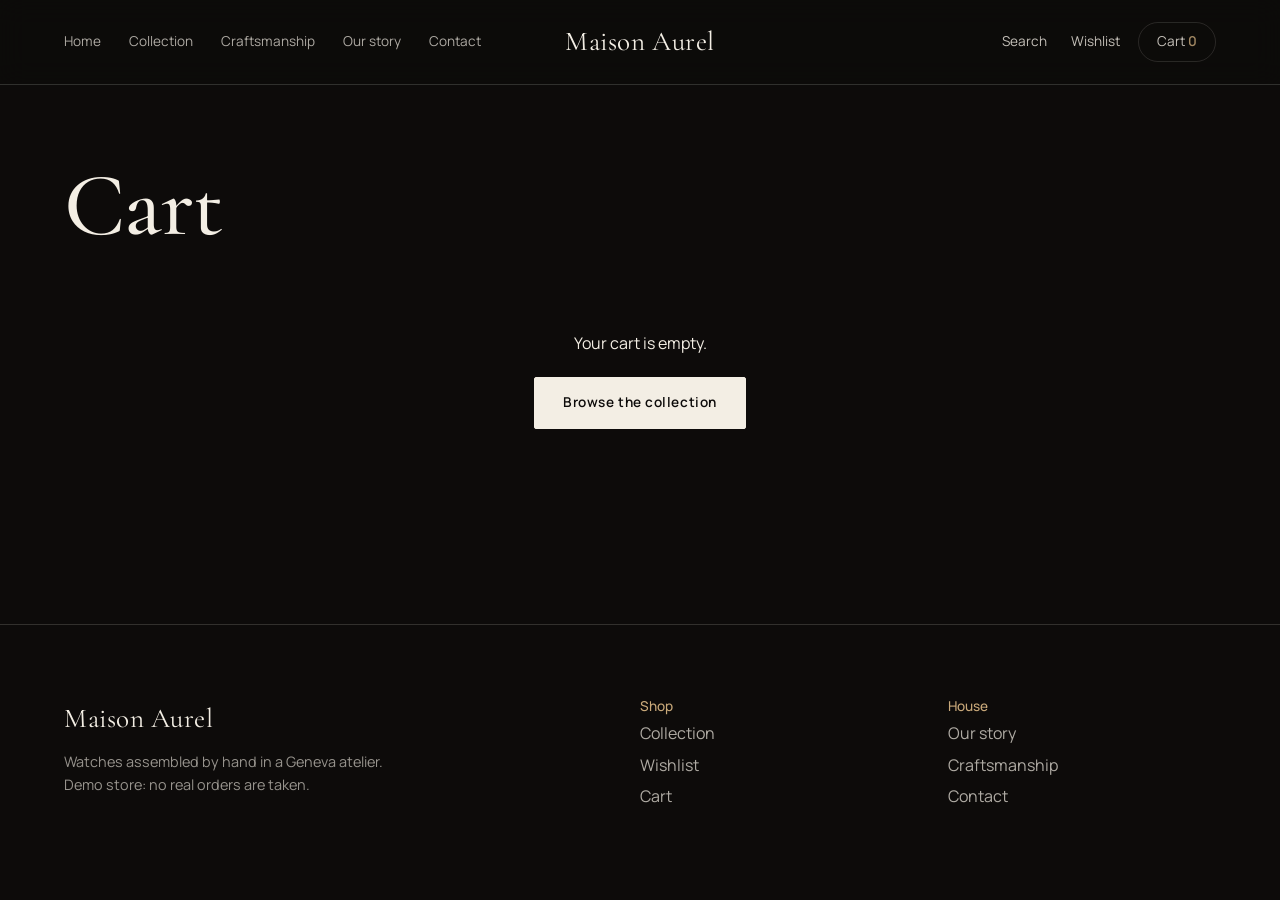
<file: luxury-watches/pages/cart.html>
<!DOCTYPE html>
<html lang="en"><head><meta charset="utf-8"><meta name="viewport" content="width=device-width,initial-scale=1">
<title>Cart and checkout — Maison Aurel</title><meta name="description" content="Maison Aurel: hand-assembled luxury watches from Geneva.">
<link rel="preconnect" href="https://fonts.googleapis.com"><link rel="preconnect" href="https://fonts.gstatic.com" crossorigin>
<link href="https://fonts.googleapis.com/css2?family=Cormorant+Garamond:wght@400;500;600&family=Manrope:wght@400;600&display=swap" rel="stylesheet">
<link rel="stylesheet" href="../css/style.css"><link rel="stylesheet" href="../css/responsive.css"><link rel="stylesheet" href="../css/animations.css"></head>
<body data-page="cart" data-root="../"><main>
<section class="page-top"><h1>Cart</h1>
<p class="empty" id="empty" hidden>Your cart is empty.<a class="btn" href="collection.html">Browse the collection</a></p>
<div class="cart-layout" id="cart-layout" style="margin-top:48px"><ul class="lines" id="cart-items"></ul>
<form class="panel" id="checkout" data-validate novalidate><div class="sum" id="sum"></div><h3>Delivery and payment</h3><div class="fields">
<label class="full">Full name<input required autocomplete="name"><span class="err"></span></label>
<label class="full">Email<input type="email" required autocomplete="email"><span class="err"></span></label>
<label class="full">Address<input required autocomplete="street-address"><span class="err"></span></label>
<label class="full">Card number (demo, do not enter a real card)<input required data-card inputmode="numeric" placeholder="4242 4242 4242 4242"><span class="err"></span></label></div>
<button class="btn" type="submit">Place demo order</button></form></div>
<div class="confirm" id="done" hidden><h2>Thank you. Order <span id="order-no"></span> is placed.</h2><p class="muted">This is a demo store. No payment was taken.</p><a class="btn" href="collection.html">Continue browsing</a></div></section>
</main>
<script src="../js/products.js"></script><script src="../js/cart.js"></script><script src="../js/wishlist.js"></script><script src="../js/interactions.js"></script><script src="../js/main.js"></script>
</body></html>
</file>
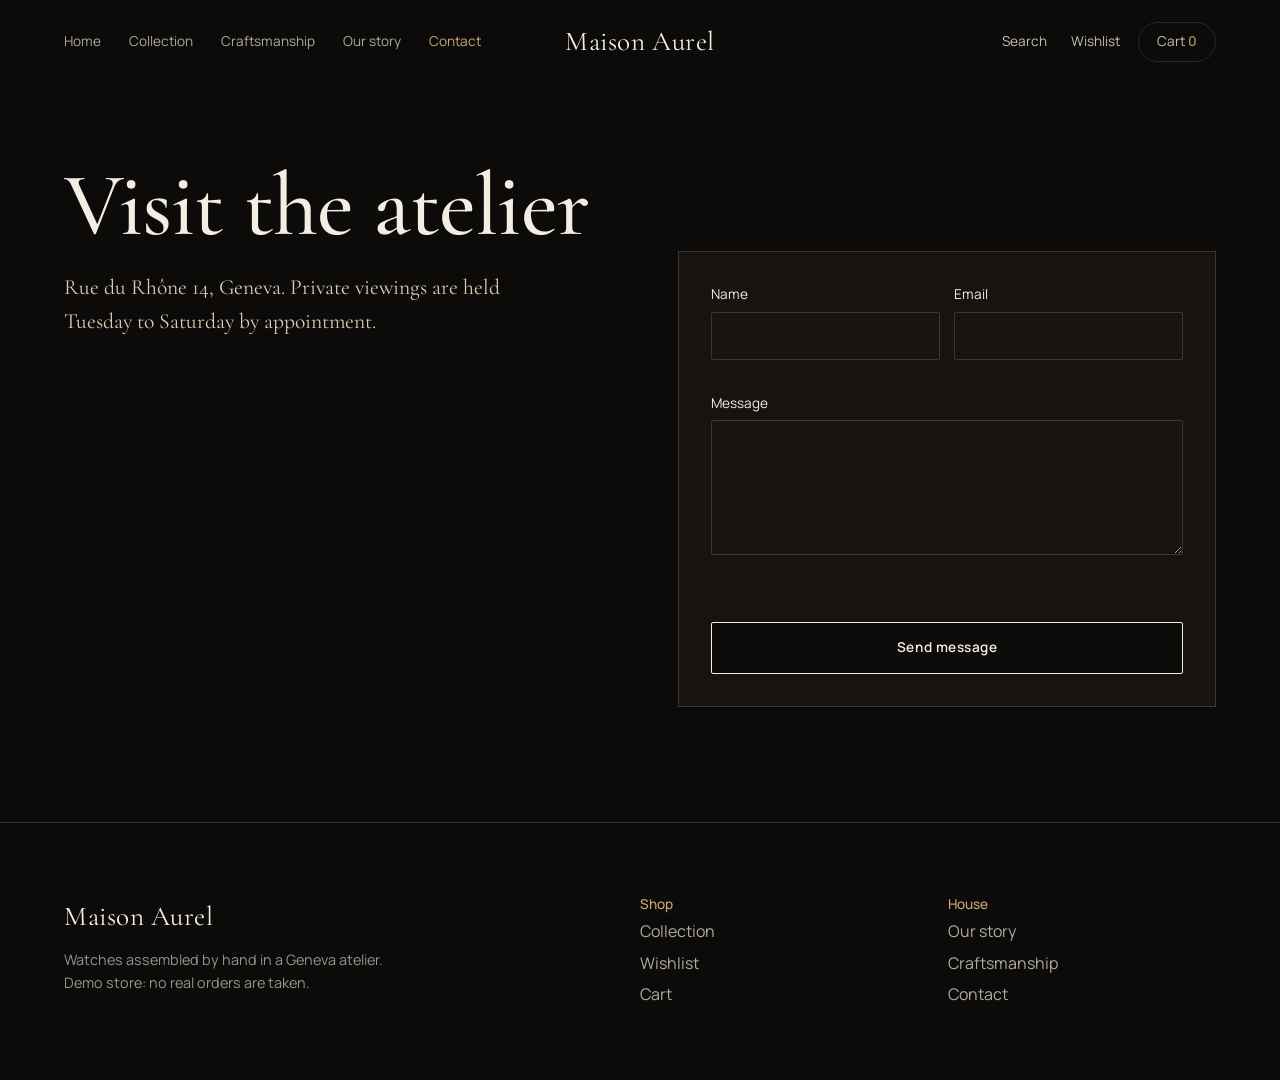
<file: luxury-watches/pages/contact.html>
<!DOCTYPE html>
<html lang="en"><head><meta charset="utf-8"><meta name="viewport" content="width=device-width,initial-scale=1">
<title>Contact — Maison Aurel</title><meta name="description" content="Maison Aurel: hand-assembled luxury watches from Geneva.">
<link rel="preconnect" href="https://fonts.googleapis.com"><link rel="preconnect" href="https://fonts.gstatic.com" crossorigin>
<link href="https://fonts.googleapis.com/css2?family=Cormorant+Garamond:wght@400;500;600&family=Manrope:wght@400;600&display=swap" rel="stylesheet">
<link rel="stylesheet" href="../css/style.css"><link rel="stylesheet" href="../css/responsive.css"><link rel="stylesheet" href="../css/animations.css"></head>
<body data-page="contact" data-root="../"><main>
<section class="page-top"><h1>Visit the atelier</h1><div class="split dark" style="padding-inline:0;background:none;align-items:start"><p class="prose">Rue du Rhône 14, Geneva. Private viewings are held Tuesday to Saturday by appointment.</p>
<form class="panel" data-validate novalidate><div class="fields"><label>Name<input required><span class="err"></span></label><label>Email<input type="email" required><span class="err"></span></label><label class="full">Message<textarea rows="5" required></textarea><span class="err"></span></label></div><button class="btn" type="submit">Send message</button></form>
<div class="panel" id="sent" hidden><h3>Message sent</h3><p class="muted">We reply within one working day.</p></div></div></section>
</main>
<script src="../js/products.js"></script><script src="../js/cart.js"></script><script src="../js/wishlist.js"></script><script src="../js/interactions.js"></script><script src="../js/main.js"></script>
</body></html>
</file>
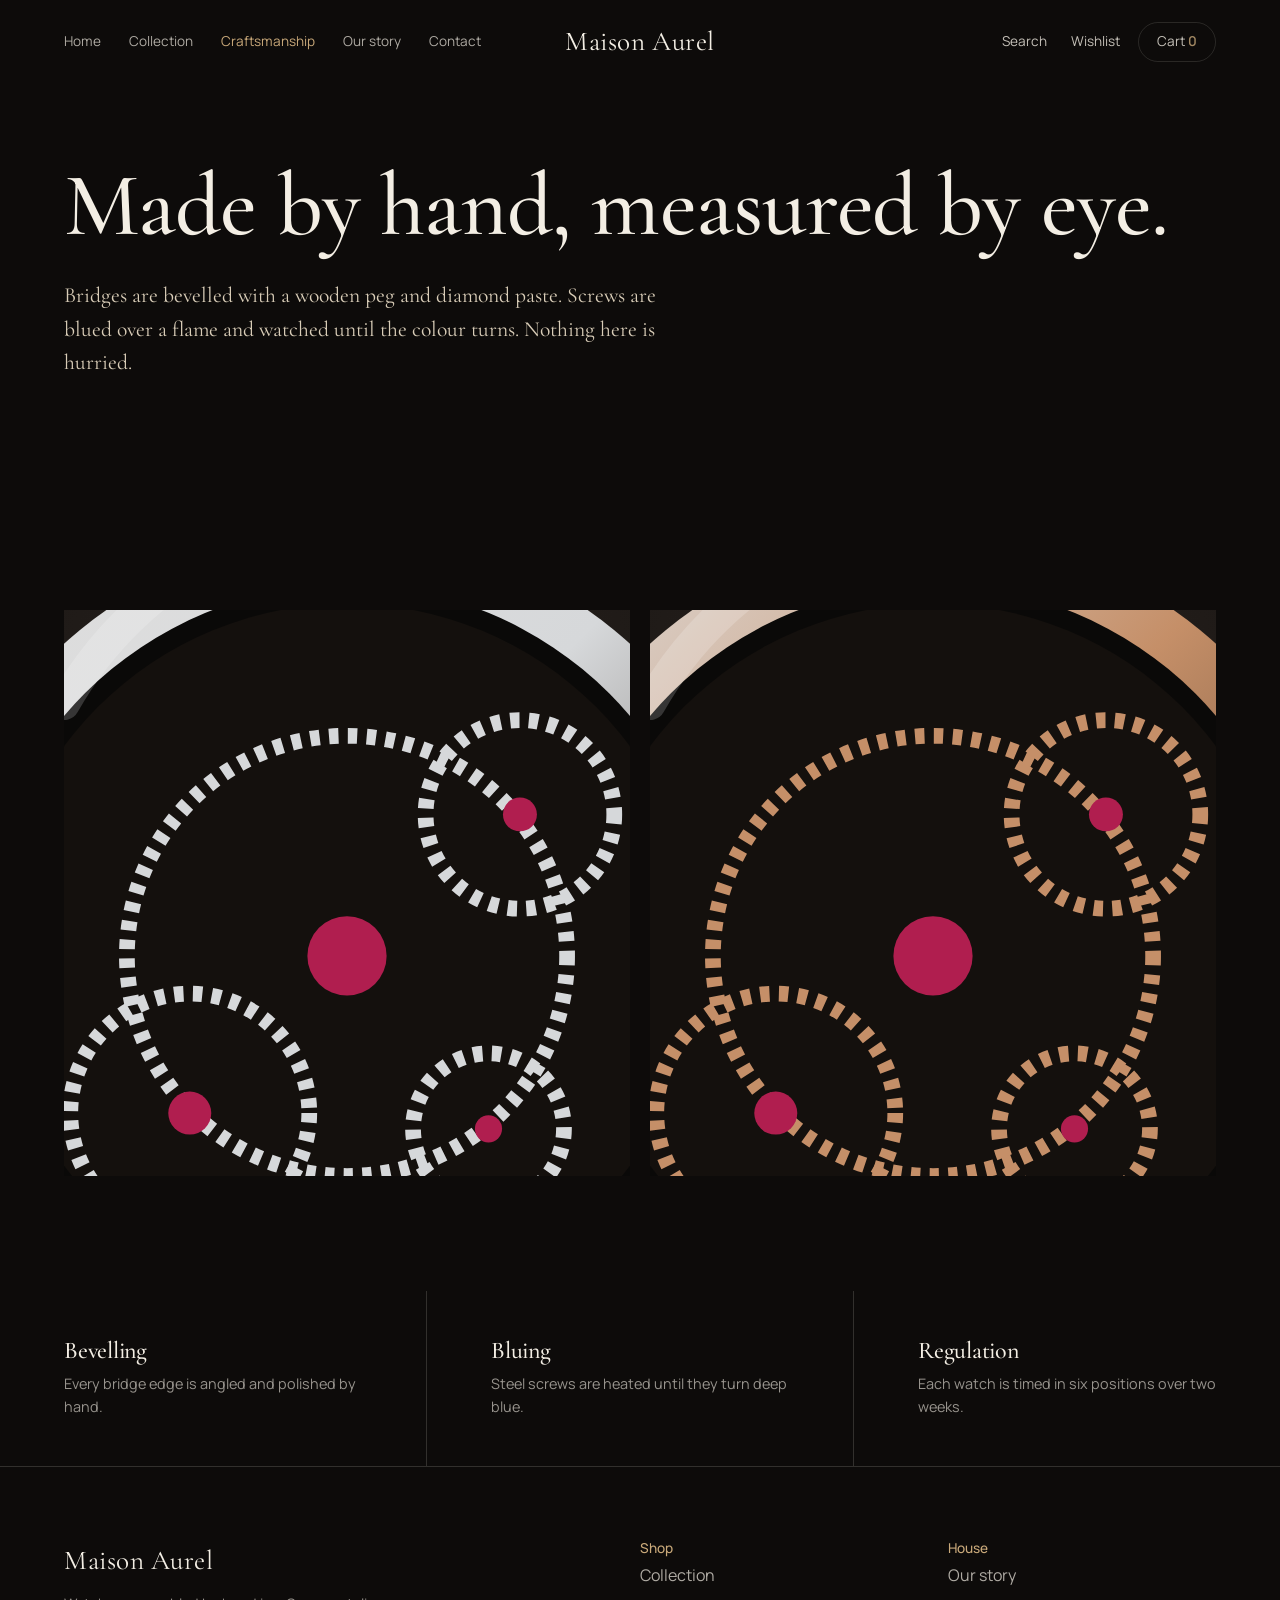
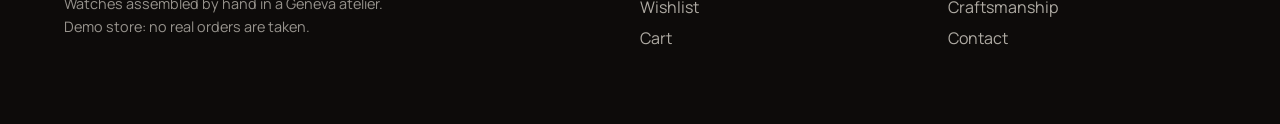
<file: luxury-watches/pages/craftsmanship.html>
<!DOCTYPE html>
<html lang="en"><head><meta charset="utf-8"><meta name="viewport" content="width=device-width,initial-scale=1">
<title>Craftsmanship — Maison Aurel</title><meta name="description" content="Maison Aurel: hand-assembled luxury watches from Geneva.">
<link rel="preconnect" href="https://fonts.googleapis.com"><link rel="preconnect" href="https://fonts.gstatic.com" crossorigin>
<link href="https://fonts.googleapis.com/css2?family=Cormorant+Garamond:wght@400;500;600&family=Manrope:wght@400;600&display=swap" rel="stylesheet">
<link rel="stylesheet" href="../css/style.css"><link rel="stylesheet" href="../css/responsive.css"><link rel="stylesheet" href="../css/animations.css"></head>
<body data-page="craftsmanship" data-root="../"><main>
<section class="page-top"><h1>Made by hand, measured by eye.</h1><p class="prose" style="margin-top:28px">Bridges are bevelled with a wooden peg and diamond paste. Screws are blued over a flame and watched until the colour turns. Nothing here is hurried.</p></section>
<section class="pair"><div class="stack-art" id="macro-a" role="img" aria-label="Macro of a tourbillon movement"></div><div class="stack-art" id="macro-b" role="img" aria-label="Macro of a gear train with ruby jewels"></div></section>
<section class="band"><div><h3>Bevelling</h3><p class="muted">Every bridge edge is angled and polished by hand.</p></div><div><h3>Bluing</h3><p class="muted">Steel screws are heated until they turn deep blue.</p></div><div><h3>Regulation</h3><p class="muted">Each watch is timed in six positions over two weeks.</p></div></section>
</main>
<script src="../js/products.js"></script><script src="../js/cart.js"></script><script src="../js/wishlist.js"></script><script src="../js/interactions.js"></script><script src="../js/main.js"></script>
</body></html>
</file>
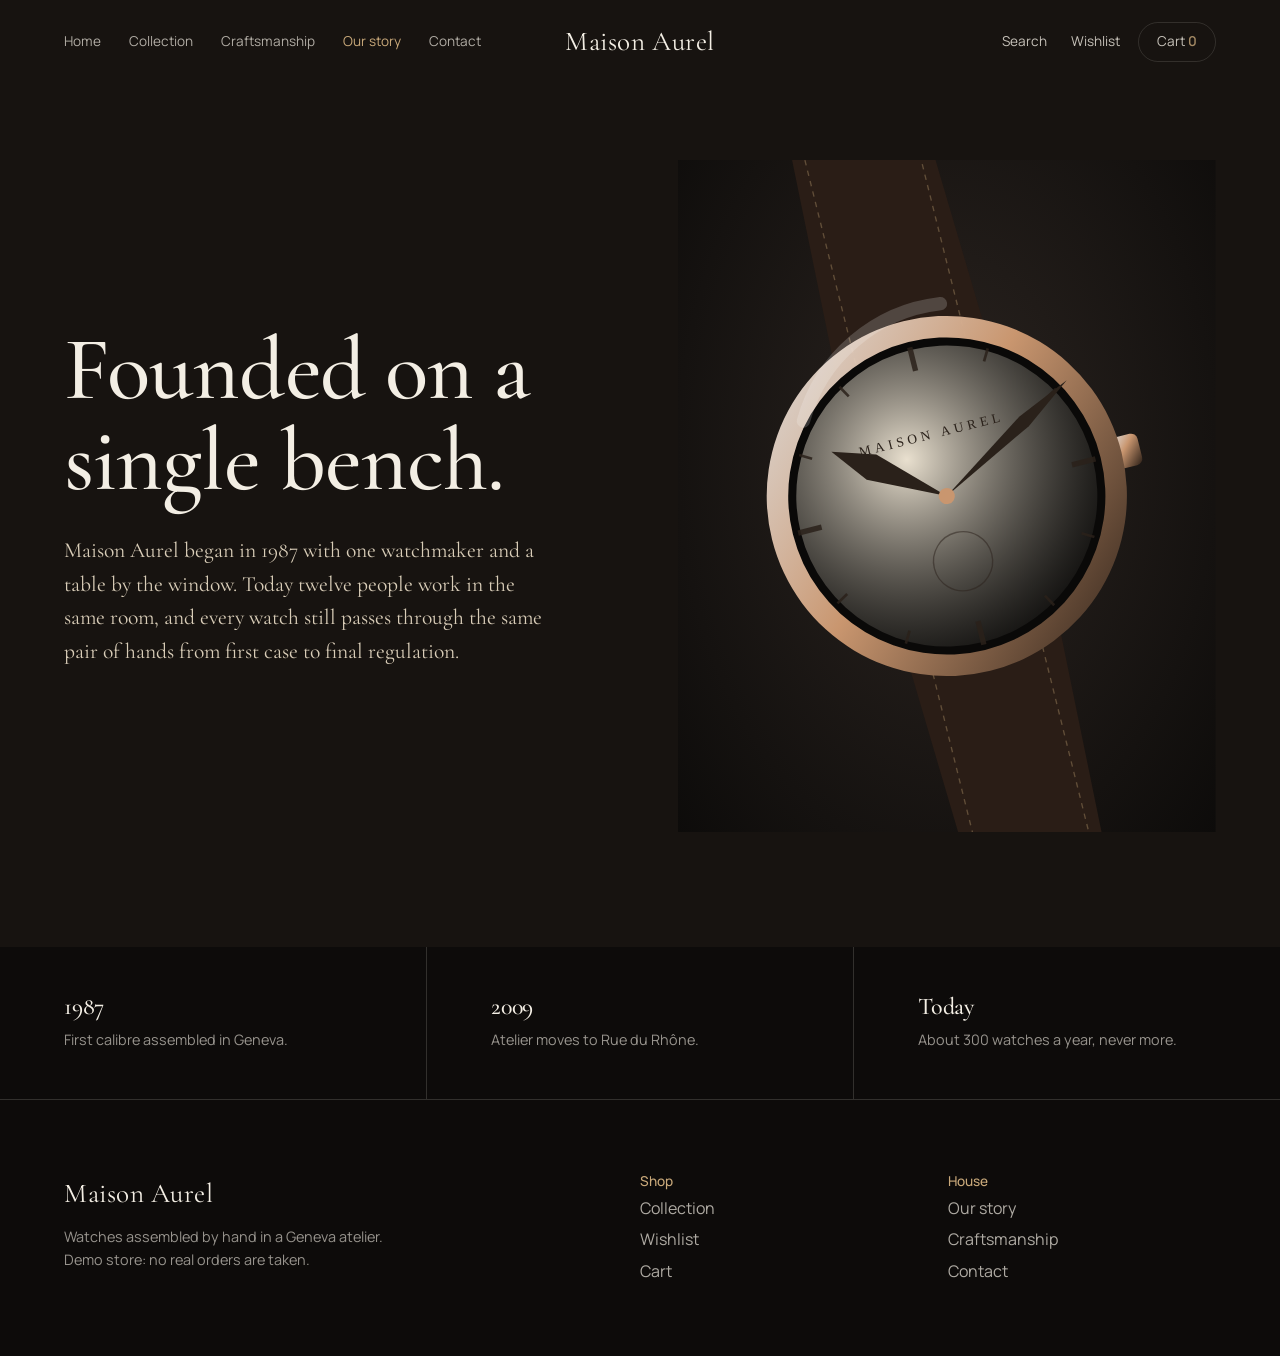
<file: luxury-watches/pages/our-story.html>
<!DOCTYPE html>
<html lang="en"><head><meta charset="utf-8"><meta name="viewport" content="width=device-width,initial-scale=1">
<title>Our story — Maison Aurel</title><meta name="description" content="Maison Aurel: hand-assembled luxury watches from Geneva.">
<link rel="preconnect" href="https://fonts.googleapis.com"><link rel="preconnect" href="https://fonts.gstatic.com" crossorigin>
<link href="https://fonts.googleapis.com/css2?family=Cormorant+Garamond:wght@400;500;600&family=Manrope:wght@400;600&display=swap" rel="stylesheet">
<link rel="stylesheet" href="../css/style.css"><link rel="stylesheet" href="../css/responsive.css"><link rel="stylesheet" href="../css/animations.css"></head>
<body data-page="our-story" data-root="../"><main>
<section class="page-top split dark"><div><h1>Founded on a single bench.</h1><p class="prose" style="margin-top:28px">Maison Aurel began in 1987 with one watchmaker and a table by the window. Today twelve people work in the same room, and every watch still passes through the same pair of hands from first case to final regulation.</p></div><div class="stack-art" id="story-art" role="img" aria-label="Rose gold watch at a three-quarter angle"></div></section>
<section class="band"><div><h3>1987</h3><p class="muted">First calibre assembled in Geneva.</p></div><div><h3>2009</h3><p class="muted">Atelier moves to Rue du Rhône.</p></div><div><h3>Today</h3><p class="muted">About 300 watches a year, never more.</p></div></section>
</main>
<script src="../js/products.js"></script><script src="../js/cart.js"></script><script src="../js/wishlist.js"></script><script src="../js/interactions.js"></script><script src="../js/main.js"></script>
</body></html>
</file>
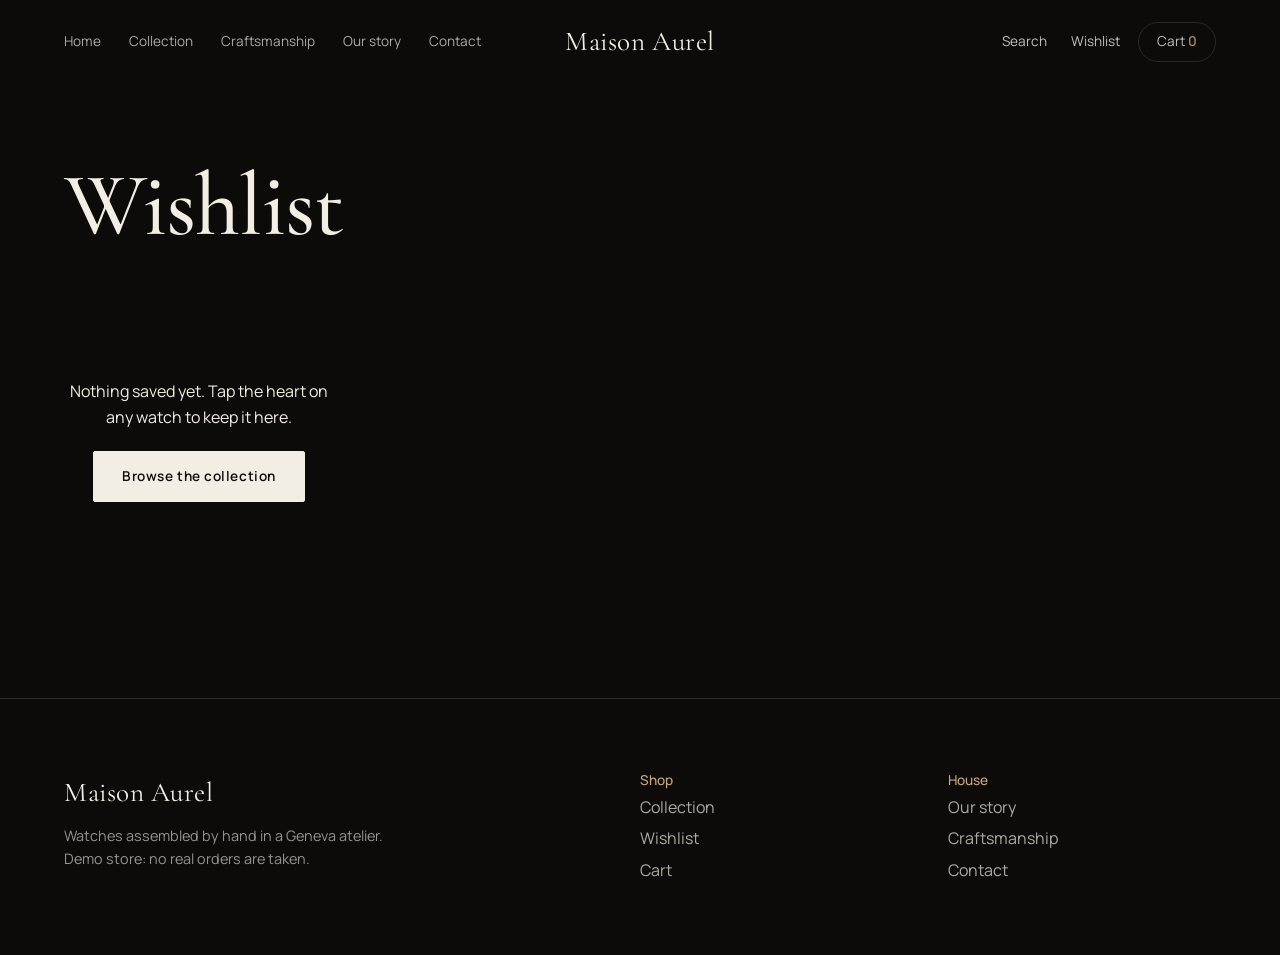
<file: luxury-watches/pages/wishlist.html>
<!DOCTYPE html>
<html lang="en"><head><meta charset="utf-8"><meta name="viewport" content="width=device-width,initial-scale=1">
<title>Wishlist — Maison Aurel</title><meta name="description" content="Maison Aurel: hand-assembled luxury watches from Geneva.">
<link rel="preconnect" href="https://fonts.googleapis.com"><link rel="preconnect" href="https://fonts.gstatic.com" crossorigin>
<link href="https://fonts.googleapis.com/css2?family=Cormorant+Garamond:wght@400;500;600&family=Manrope:wght@400;600&display=swap" rel="stylesheet">
<link rel="stylesheet" href="../css/style.css"><link rel="stylesheet" href="../css/responsive.css"><link rel="stylesheet" href="../css/animations.css"></head>
<body data-page="wishlist" data-root="../"><main>
<section class="page-top"><h1>Wishlist</h1><div class="grid" id="wish-grid" style="margin-top:48px"></div></section>
</main>
<script src="../js/products.js"></script><script src="../js/cart.js"></script><script src="../js/wishlist.js"></script><script src="../js/interactions.js"></script><script src="../js/main.js"></script>
</body></html>
</file>
<file: luxury-watches/css/style.css>
:root{--ink:#0d0b0a;--coal:#171310;--brown:#3a2a1f;--ivory:#f3eee4;--sand:#d9cdb8;--gold:#c9a97a;--line:rgba(243,238,228,.16);--serif:"Cormorant Garamond",Georgia,serif;--sans:"Manrope",system-ui,sans-serif;--pad:clamp(20px,5vw,72px)}
*{box-sizing:border-box;margin:0}html{scroll-behavior:smooth}
body{background:var(--ink);color:var(--ivory);font:400 16px/1.6 var(--sans);-webkit-font-smoothing:antialiased}
img,svg{display:block;max-width:100%}a{color:inherit;text-decoration:none}button,input,select,textarea{font:inherit;color:inherit}
:focus-visible{outline:2px solid var(--gold);outline-offset:3px}
h1,h2,h3{font-family:var(--serif);font-weight:500;line-height:1.02;letter-spacing:-.01em}
h1{font-size:clamp(3rem,8vw,7.5rem)}h2{font-size:clamp(2.2rem,4.5vw,4rem)}h3{font-size:1.5rem}
.muted{color:rgba(243,238,228,.6);font-size:.9rem}.price{font-family:var(--serif);font-size:1.35rem}.price.big{font-size:2rem}
.btn{display:inline-block;background:var(--ivory);color:var(--ink);border:1px solid var(--ivory);padding:14px 28px;border-radius:2px;cursor:pointer;font-weight:600;font-size:.85rem;letter-spacing:.04em;transition:background .25s,color .25s}
.btn:hover{background:var(--gold);border-color:var(--gold)}.btn.ghost{background:transparent;color:var(--ivory);border-color:var(--line)}.btn.ghost:hover{border-color:var(--gold);color:var(--gold);background:transparent}
.link{background:none;border:0;color:var(--gold);cursor:pointer;text-decoration:underline;padding:0}
section{padding:clamp(64px,9vw,140px) var(--pad)}

/* header */
.site-header{position:fixed;inset:0 0 auto;z-index:50;display:grid;grid-template-columns:1fr auto 1fr;align-items:center;padding:20px var(--pad);transition:background .3s,backdrop-filter .3s;border-bottom:1px solid transparent}
.site-header.solid{background:rgba(13,11,10,.82);backdrop-filter:blur(14px);border-color:var(--line)}
.logo{font-family:var(--serif);font-size:1.7rem;letter-spacing:.02em;white-space:nowrap}
.nav{display:flex;gap:28px;font-size:.85rem}.nav a{opacity:.7;transition:opacity .2s}.nav a:hover,.nav [aria-current]{opacity:1;color:var(--gold)}
.tools{display:flex;gap:18px;justify-content:flex-end;align-items:center;font-size:.85rem}
.icon-btn{background:none;border:0;cursor:pointer;opacity:.8}.icon-btn:hover{opacity:1;color:var(--gold)}
.icon-btn.pill{border:1px solid var(--line);padding:8px 18px;border-radius:99px}.icon-btn b{font-weight:600;color:var(--gold)}
.burger{display:none;background:none;border:0;width:40px;height:40px;cursor:pointer}.burger span{display:block;height:1px;background:var(--ivory);margin:8px 6px;transition:transform .3s}
.menu-open .burger span:first-child{transform:translateY(4.5px) rotate(45deg)}.menu-open .burger span:last-child{transform:translateY(-4.5px) rotate(-45deg)}
.search{position:fixed;inset:0;z-index:80;background:rgba(13,11,10,.96);padding:12vh var(--pad)}.search[hidden]{display:none}
.search-box{max-width:720px;margin:auto;display:grid;grid-template-columns:1fr auto;gap:12px}
.search input{background:none;border:0;border-bottom:1px solid var(--gold);padding:14px 0;font:2rem var(--serif);outline:0}
.search-results{grid-column:1/-1;list-style:none;padding:0}.search-results a{display:flex;justify-content:space-between;padding:16px 0;border-bottom:1px solid var(--line);font:1.5rem var(--serif)}.search-results span{font:.9rem var(--sans);color:var(--gold)}.search-results li.muted{padding:16px 0}

/* hero */
.hero{min-height:100svh;display:grid;grid-template-columns:1.05fr .95fr;align-items:center;gap:40px;padding-top:120px;background:radial-gradient(70% 80% at 80% 50%,#2a1f17,var(--ink) 70%)}
.hero p.lede{max-width:44ch;margin:28px 0 36px;color:var(--sand);font-size:1.1rem}
.hero h1{animation:rise 1.1s cubic-bezier(.2,.7,.2,1) both}
.hero-actions{display:flex;gap:14px;flex-wrap:wrap}
.hero-art{aspect-ratio:2/3;max-height:82vh;justify-self:center;border-radius:200px 200px 4px 4px;overflow:hidden;box-shadow:0 40px 120px rgba(201,169,122,.15)}.hero-art svg{height:100%;width:100%}
@keyframes rise{from{opacity:0;transform:translateY(26px)}}

/* grids & cards */
.head{display:flex;justify-content:space-between;align-items:end;gap:20px;margin-bottom:48px;flex-wrap:wrap}
.grid{display:grid;grid-template-columns:repeat(auto-fill,minmax(250px,1fr));gap:28px 24px}
.card{position:relative;display:flex;flex-direction:column;gap:14px}
.card-img{aspect-ratio:3/4;overflow:hidden;background:var(--coal);position:relative}
.card-img img,.card-img svg{width:100%;height:100%;object-fit:cover;object-position:center;transition:transform .8s cubic-bezier(.2,.7,.2,1)}.card:hover .card-img img{transform:scale(1.05)}
.tag{position:absolute;left:12px;top:12px;background:var(--ivory);color:var(--ink);font-size:.72rem;font-weight:600;padding:3px 10px;border-radius:2px}
.heart{position:absolute;right:10px;top:10px;width:38px;height:38px;border-radius:50%;border:0;background:rgba(13,11,10,.55);color:var(--ivory);cursor:pointer;font-size:1rem;opacity:.9;transition:transform .2s,color .2s}.heart:hover{transform:scale(1.12)}.heart.on{color:#e0556b}
.card-body{display:flex;justify-content:space-between;gap:12px}

/* split / editorial */
.split{display:grid;grid-template-columns:1fr 1fr;gap:clamp(32px,6vw,100px);align-items:center;background:var(--ivory);color:var(--ink)}
.split .muted{color:rgba(13,11,10,.6)}.split p{max-width:48ch;margin-top:20px}.split .btn{margin-top:32px;background:var(--ink);color:var(--ivory)}
.split .art{aspect-ratio:1;overflow:hidden;border-radius:50%;background:var(--ink)}.split .art svg{width:100%;height:100%}
.split.dark{background:var(--coal);color:var(--ivory)}.split.dark .muted{color:rgba(243,238,228,.6)}
.band{display:grid;grid-template-columns:repeat(3,1fr);gap:1px;background:var(--line);padding:0}.band div{background:var(--ink);padding:48px var(--pad)}.band h3{margin-bottom:8px}
.page-top{padding-top:160px}.page-top h1{font-size:clamp(3rem,7vw,6rem)}

/* collection */
.filters{display:grid;gap:14px;margin:36px 0 40px;padding:20px 0;border-block:1px solid var(--line)}
.row{display:flex;gap:10px;flex-wrap:wrap;align-items:center}.row>span{width:92px;font-size:.85rem;color:rgba(243,238,228,.6)}
.chip{background:none;border:1px solid var(--line);padding:6px 16px;border-radius:99px;cursor:pointer;font-size:.85rem;transition:.2s}.chip:hover{border-color:var(--gold)}.chip.on{background:var(--ivory);color:var(--ink);border-color:var(--ivory)}
select{background:var(--coal);border:1px solid var(--line);padding:8px 12px;border-radius:2px}

/* product */
.product{display:grid;grid-template-columns:1.1fr .9fr;gap:clamp(32px,5vw,80px);padding-top:140px}
.gallery-main{aspect-ratio:4/5;background:var(--coal);overflow:hidden}.gallery-main img,.gallery-main svg{width:100%;height:100%;object-fit:cover}
.thumbs{display:grid;grid-template-columns:repeat(3,1fr);gap:10px;margin-top:10px}.thumbs button{aspect-ratio:1;padding:0;border:1px solid var(--line);background:var(--coal);cursor:pointer;overflow:hidden;opacity:.55;transition:.2s}.thumbs button.on,.thumbs button:hover{opacity:1;border-color:var(--gold)}.thumbs img{width:100%;height:100%;object-fit:cover}
#info{display:grid;gap:20px;align-content:start}
.specs{display:grid;border-top:1px solid var(--line)}.specs div{display:flex;justify-content:space-between;padding:14px 0;border-bottom:1px solid var(--line)}.specs dt{color:rgba(243,238,228,.6)}
.buy{display:flex;gap:12px;flex-wrap:wrap;align-items:center}
.qty{display:inline-flex;align-items:center;border:1px solid var(--line)}.qty button{width:40px;height:44px;background:none;border:0;cursor:pointer;font-size:1.1rem}.qty button:hover{color:var(--gold)}.qty output{min-width:30px;text-align:center}

/* cart / forms */
.cart-layout{display:grid;grid-template-columns:1.3fr 1fr;gap:clamp(32px,5vw,80px);align-items:start}.cart-layout[hidden],[hidden]{display:none!important}
.lines{list-style:none;padding:0}.line{display:grid;grid-template-columns:96px 1fr auto auto;gap:20px;align-items:center;padding:20px 0;border-bottom:1px solid var(--line)}.thumb{aspect-ratio:3/4;overflow:hidden;background:var(--coal)}.thumb img{width:100%;height:100%;object-fit:cover}
.panel{background:var(--coal);padding:32px;border:1px solid var(--line);display:grid;gap:16px}
.panel .sum div{display:flex;justify-content:space-between;padding:6px 0}.panel .tot{border-top:1px solid var(--line);margin-top:8px;padding-top:14px;font:1.6rem var(--serif)}
label{display:grid;gap:6px;font-size:.85rem}.fields{display:grid;grid-template-columns:1fr 1fr;gap:14px}.fields .full{grid-column:1/-1}
input,textarea{background:transparent;border:1px solid var(--line);padding:12px 14px;border-radius:2px}input:focus,textarea:focus{border-color:var(--gold);outline:0}
.err{color:#ff8f9f;font-size:.8rem;min-height:1em}
.empty,.confirm{text-align:center;padding:80px 0;display:grid;gap:20px;justify-items:center}
.toast{position:fixed;bottom:28px;left:50%;transform:translate(-50%,30px);background:var(--ivory);color:var(--ink);padding:12px 24px;border-radius:2px;opacity:0;pointer-events:none;transition:.3s;z-index:90;font-size:.9rem}.toast.show{opacity:1;transform:translate(-50%,0)}
.footer{display:grid;grid-template-columns:2fr 1fr 1fr;gap:40px;padding:72px var(--pad);border-top:1px solid var(--line)}.footer a{display:block;opacity:.7;margin-top:6px}.footer a:hover{color:var(--gold)}.footer h4{font:500 .85rem var(--sans);color:var(--gold)}.footer p.muted{margin-top:10px;max-width:40ch}
.stack-art{aspect-ratio:4/5;overflow:hidden}.stack-art svg{width:100%;height:100%}
.pair{display:grid;grid-template-columns:1fr 1fr;gap:20px}.pair .stack-art{aspect-ratio:1}
.prose{max-width:62ch;font-family:var(--serif);font-size:1.35rem;line-height:1.55;color:var(--sand)}
</file>
<file: luxury-watches/css/responsive.css>
@media(max-width:960px){
 .hero,.split,.product,.cart-layout{grid-template-columns:1fr}.hero{padding-top:110px}.hero-art{max-height:60vh}
 .band,.footer,.pair{grid-template-columns:1fr}
 .site-header{grid-template-columns:auto 1fr auto}.logo{text-align:center;font-size:1.4rem}
 .burger{display:block}.nav{position:fixed;inset:0;background:var(--ink);flex-direction:column;justify-content:center;align-items:center;gap:22px;font:2.4rem var(--serif);transform:translateX(-100%);transition:transform .4s cubic-bezier(.2,.7,.2,1);z-index:-1}
 .menu-open .nav{transform:none}.nav a{opacity:1}.icon-btn[data-search],.tools a:not(.pill){display:none}
 .line{grid-template-columns:72px 1fr;}.line .qty,.line .price{grid-column:2}
}
@media(max-width:520px){.fields{grid-template-columns:1fr}.grid{grid-template-columns:repeat(2,1fr);gap:20px 12px}.card .btn{padding:10px}.row>span{width:100%}}
</file>
<file: luxury-watches/css/animations.css>
.reveal{animation:rise .9s cubic-bezier(.2,.7,.2,1) both;animation-timeline:view();animation-range:entry 0% entry 35%}
@supports not (animation-timeline:view()){.reveal{animation:none}}
@media(prefers-reduced-motion:reduce){*,*::before,*::after{animation:none!important;transition:none!important;scroll-behavior:auto!important}}
</file>
